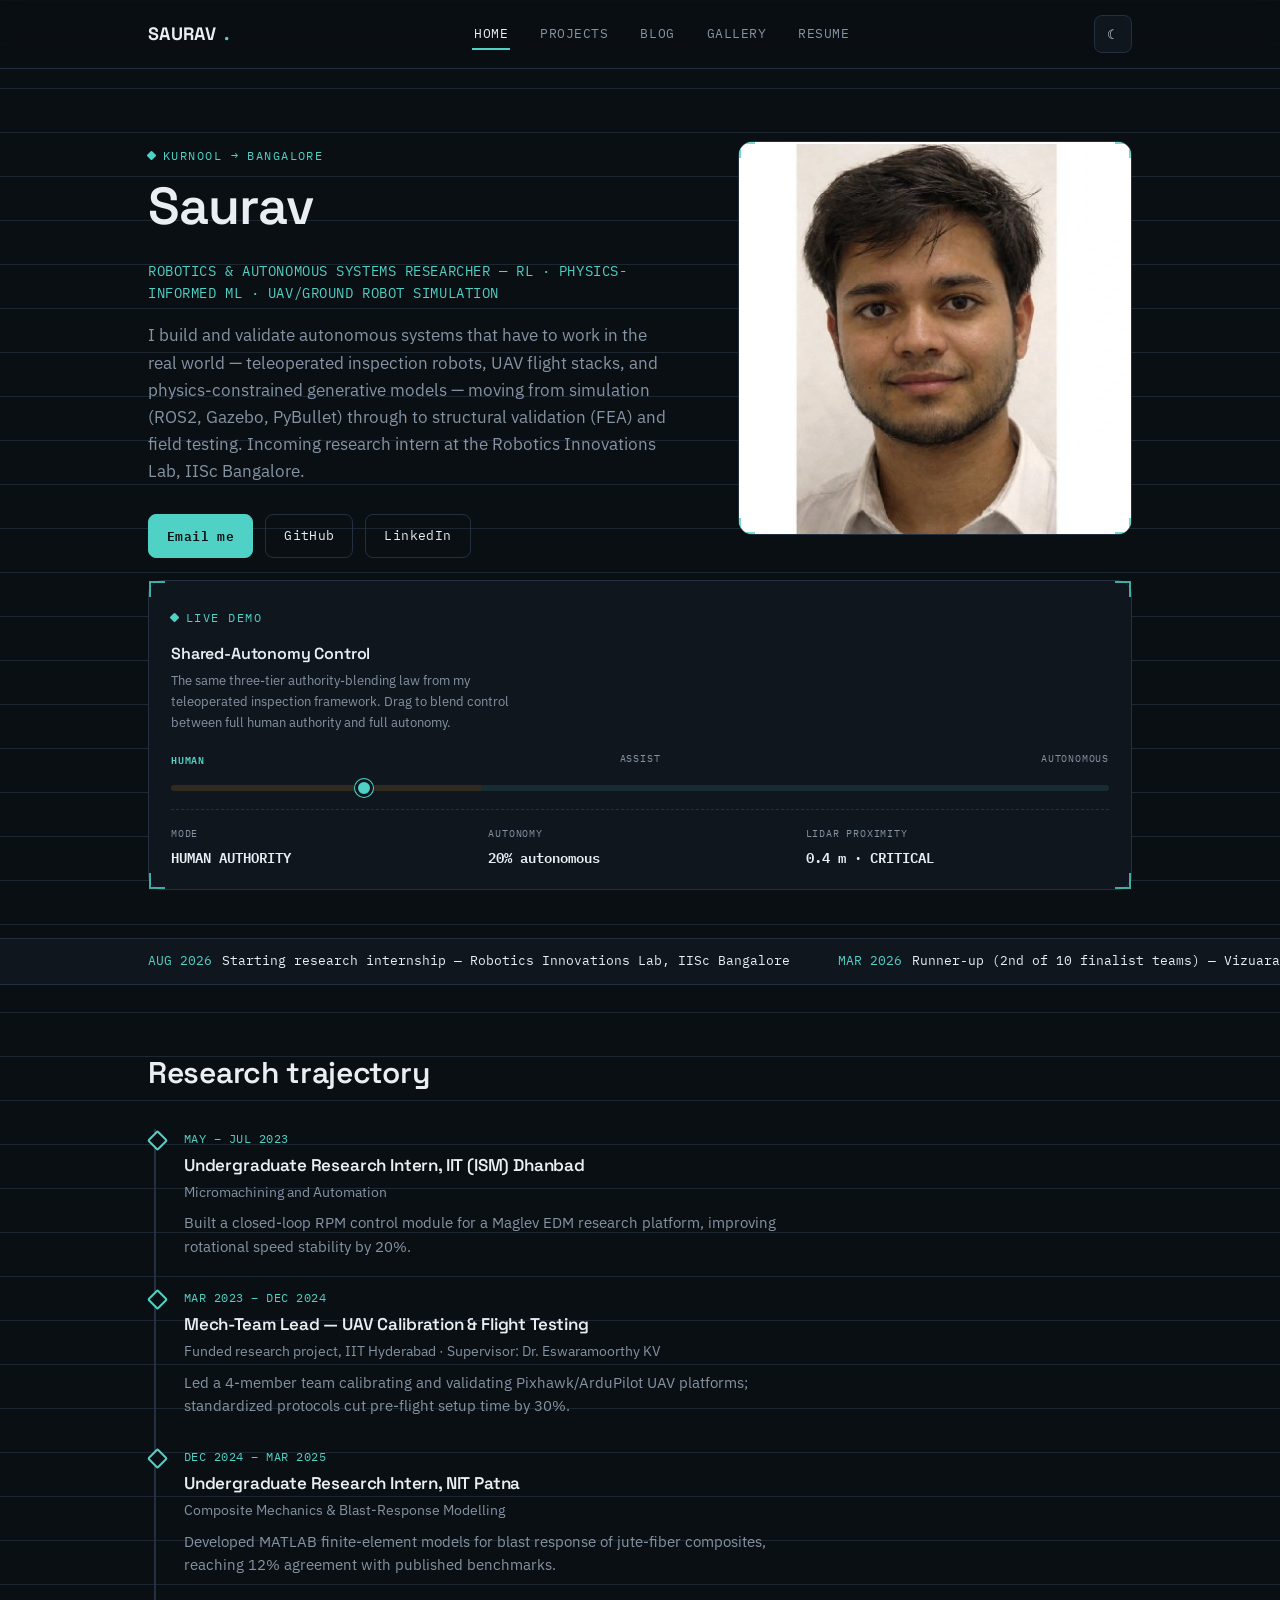
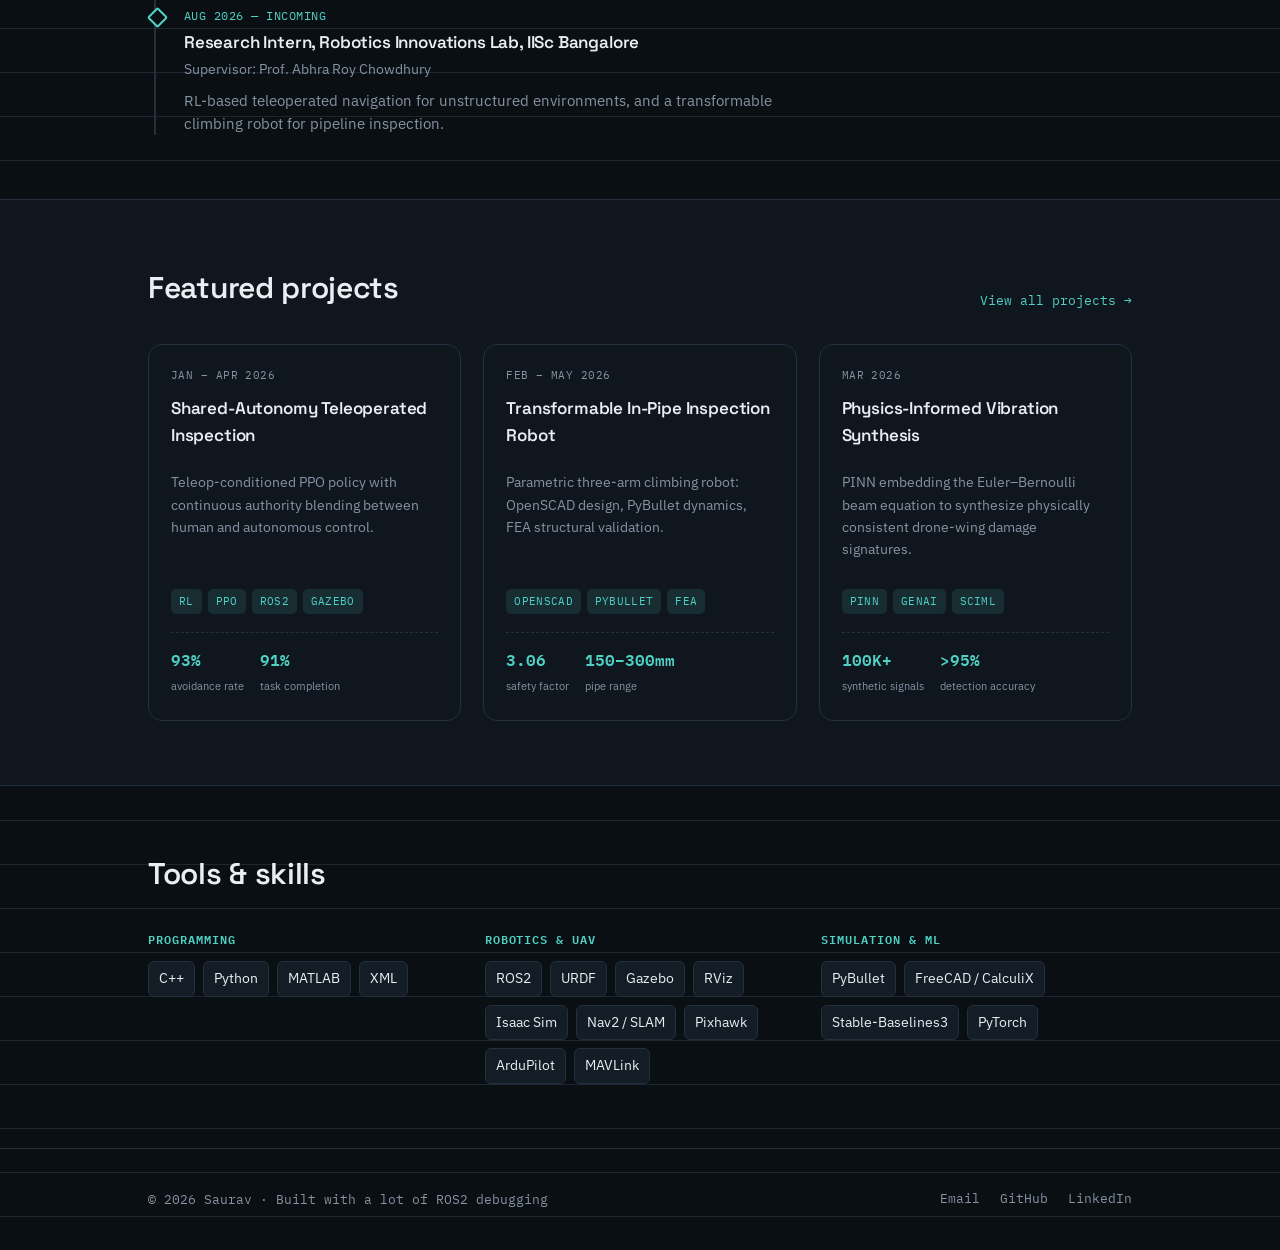
<file: index.html>
<!DOCTYPE html>
<html lang="en" data-theme="dark">
<head>
<meta charset="UTF-8">
<meta name="viewport" content="width=device-width, initial-scale=1.0">
<title>Saurav — Robotics &amp; Autonomous Systems Researcher</title>
<meta name="description" content="Saurav — robotics and autonomous systems researcher working on reinforcement learning, physics-informed ML, and UAV/ground-robot simulation.">
<link rel="stylesheet" href="styles.css">
</head>
<body>

<nav class="site-nav">
  <div class="wrap">
    <a href="index.html" class="brand">SAURAV<span class="dot">.</span></a>
    <ul class="nav-links">
      <li><a href="index.html" aria-current="page">Home</a></li>
      <li><a href="projects.html">Projects</a></li>
      <li><a href="blog.html">Blog</a></li>
      <li><a href="gallery.html">Gallery</a></li>
      <li><a href="SAURAV-RESUME.pdf">Resume</a></li>
    </ul>
    <button id="themeToggle" class="theme-toggle" aria-label="Switch to light theme">☾</button>
  </div>
</nav>

<header class="hero">
  <div class="wrap">
    <div class="hero-grid">
      <div>
        <span class="eyebrow">Kurnool → Bangalore</span>
        <h1>Saurav</h1>
        <p class="role">ROBOTICS &amp; AUTONOMOUS SYSTEMS RESEARCHER — RL · PHYSICS-INFORMED ML · UAV/GROUND ROBOT SIMULATION</p>
        <p class="lede">
          I build and validate autonomous systems that have to work in the real world — teleoperated inspection robots,
          UAV flight stacks, and physics-constrained generative models — moving from simulation (ROS2, Gazebo, PyBullet)
          through to structural validation (FEA) and field testing. Incoming research intern at the Robotics Innovations
          Lab, IISc Bangalore.
        </p>
        <div class="hero-links">
          <a class="btn primary" href="mailto:sauravkeshri2222@gmail.com">Email me</a>
          <a class="btn" href="https://github.com/sauravkeshrii" target="_blank" rel="noopener">GitHub</a>
          <a class="btn" href="https://linkedin.com/in/saurav-keshri-9352691b0" target="_blank" rel="noopener">LinkedIn</a>
        </div>
      </div>
      <div class="avatar-frame bracket">
        <img src="Saurav.jpeg" alt="Portrait of Saurav">
      </div>
    </div>

    <!-- Signature interactive element: mirrors the 3-tier authority-blending law
         from the Shared-Autonomy Framework project -->
    <div class="demo-panel bracket">
      <span class="eyebrow">Live demo</span>
      <h3>Shared-Autonomy Control</h3>
      <p class="demo-sub">
        The same three-tier authority-blending law from my teleoperated inspection framework. Drag to blend control
        between full human authority and full autonomy.
      </p>
      <div class="demo-zones">
        <span id="zoneHuman">Human</span>
        <span id="zoneAssist">Assist</span>
        <span id="zoneAuto">Autonomous</span>
      </div>
      <input type="range" min="0" max="100" value="20" id="authoritySlider" class="slider" aria-label="Authority blend from human to autonomous">
      <div class="demo-readout">
        <div><span class="k">Mode</span><span class="v" id="modeVal">Human Authority</span></div>
        <div><span class="k">Autonomy</span><span class="v" id="autoVal">20% autonomous</span></div>
        <div><span class="k">LiDAR proximity</span><span class="v" id="lidarVal">0.4 m · Critical</span></div>
      </div>
    </div>
  </div>
</header>

<div class="ticker-bar">
  <div class="wrap">
    <div class="ticker-track mono">
      <span><span class="date">AUG 2026</span>Starting research internship — Robotics Innovations Lab, IISc Bangalore</span>
      <span><span class="date">MAR 2026</span>Runner-up (2nd of 10 finalist teams) — Vizuara AI Labs SciML + GenAI Challenge</span>
      <span><span class="date">2026</span>Presented machinability-optimization paper at ICoIED, IIT Roorkee</span>
      <span><span class="date">2026</span>Pull request merged into Dora Middleware core tutorials — 27/27 CI checks</span>
    </div>
  </div>
</div>

<section>
  <div class="wrap">
    <div class="section-head">
      <h2>Research trajectory</h2>
    </div>
    <div class="timeline">
      <div class="timeline-item">
        <span class="when">MAY – JUL 2023</span>
        <h4>Undergraduate Research Intern, IIT (ISM) Dhanbad</h4>
        <span class="who">Micromachining and Automation</span>
        <p>Built a closed-loop RPM control module for a Maglev EDM research platform, improving rotational speed stability by 20%.</p>
      </div>
      <div class="timeline-item">
        <span class="when">MAR 2023 – DEC 2024</span>
        <h4>Mech-Team Lead — UAV Calibration &amp; Flight Testing</h4>
        <span class="who">Funded research project, IIT Hyderabad · Supervisor: Dr. Eswaramoorthy KV</span>
        <p>Led a 4-member team calibrating and validating Pixhawk/ArduPilot UAV platforms; standardized protocols cut pre-flight setup time by 30%.</p>
      </div>
      <div class="timeline-item">
        <span class="when">DEC 2024 – MAR 2025</span>
        <h4>Undergraduate Research Intern, NIT Patna</h4>
        <span class="who">Composite Mechanics &amp; Blast-Response Modelling</span>
        <p>Developed MATLAB finite-element models for blast response of jute-fiber composites, reaching 12% agreement with published benchmarks.</p>
      </div>
      <div class="timeline-item">
        <span class="when">AUG 2026 — INCOMING</span>
        <h4>Research Intern, Robotics Innovations Lab, IISc Bangalore</h4>
        <span class="who">Supervisor: Prof. Abhra Roy Chowdhury</span>
        <p>RL-based teleoperated navigation for unstructured environments, and a transformable climbing robot for pipeline inspection.</p>
      </div>
    </div>
  </div>
</section>

<section class="alt">
  <div class="wrap">
    <div class="section-head">
      <h2>Featured projects</h2>
      <a class="more" href="projects.html">View all projects →</a>
    </div>
    <div class="card-grid">
      <div class="card">
        <span class="when">JAN – APR 2026</span>
        <h3>Shared-Autonomy Teleoperated Inspection</h3>
        <p>Teleop-conditioned PPO policy with continuous authority blending between human and autonomous control.</p>
        <div class="tags"><span class="tag">RL</span><span class="tag">PPO</span><span class="tag">ROS2</span><span class="tag">Gazebo</span></div>
        <div class="metrics">
          <div class="metric"><span class="num">93%</span><span class="label">avoidance rate</span></div>
          <div class="metric"><span class="num">91%</span><span class="label">task completion</span></div>
        </div>
      </div>
      <div class="card">
        <span class="when">FEB – MAY 2026</span>
        <h3>Transformable In-Pipe Inspection Robot</h3>
        <p>Parametric three-arm climbing robot: OpenSCAD design, PyBullet dynamics, FEA structural validation.</p>
        <div class="tags"><span class="tag">OpenSCAD</span><span class="tag">PyBullet</span><span class="tag">FEA</span></div>
        <div class="metrics">
          <div class="metric"><span class="num">3.06</span><span class="label">safety factor</span></div>
          <div class="metric"><span class="num">150–300mm</span><span class="label">pipe range</span></div>
        </div>
      </div>
      <div class="card">
        <span class="when">MAR 2026</span>
        <h3>Physics-Informed Vibration Synthesis</h3>
        <p>PINN embedding the Euler–Bernoulli beam equation to synthesize physically consistent drone-wing damage signatures.</p>
        <div class="tags"><span class="tag">PINN</span><span class="tag">GenAI</span><span class="tag">SciML</span></div>
        <div class="metrics">
          <div class="metric"><span class="num">100K+</span><span class="label">synthetic signals</span></div>
          <div class="metric"><span class="num">&gt;95%</span><span class="label">detection accuracy</span></div>
        </div>
      </div>
    </div>
  </div>
</section>

<section>
  <div class="wrap">
    <div class="section-head"><h2>Tools &amp; skills</h2></div>
    <div class="skills-grid">
      <div class="skill-group">
        <h4>Programming</h4>
        <ul><li>C++</li><li>Python</li><li>MATLAB</li><li>XML</li></ul>
      </div>
      <div class="skill-group">
        <h4>Robotics &amp; UAV</h4>
        <ul><li>ROS2</li><li>URDF</li><li>Gazebo</li><li>RViz</li><li>Isaac Sim</li><li>Nav2 / SLAM</li><li>Pixhawk</li><li>ArduPilot</li><li>MAVLink</li></ul>
      </div>
      <div class="skill-group">
        <h4>Simulation &amp; ML</h4>
        <ul><li>PyBullet</li><li>FreeCAD / CalculiX</li><li>Stable-Baselines3</li><li>PyTorch</li></ul>
      </div>
    </div>
  </div>
</section>

<footer>
  <div class="wrap footer-grid">
    <span class="footer-note mono">© 2026 Saurav · Built with a lot of ROS2 debugging</span>
    <div class="footer-links">
      <a href="mailto:sauravkeshri2222@gmail.com">Email</a>
      <a href="https://github.com/sauravkeshrii" target="_blank" rel="noopener">GitHub</a>
      <a href="https://linkedin.com/in/saurav-keshri-9352691b0" target="_blank" rel="noopener">LinkedIn</a>
    </div>
  </div>
</footer>

<script src="script.js"></script>
</body>
</html>
</file>
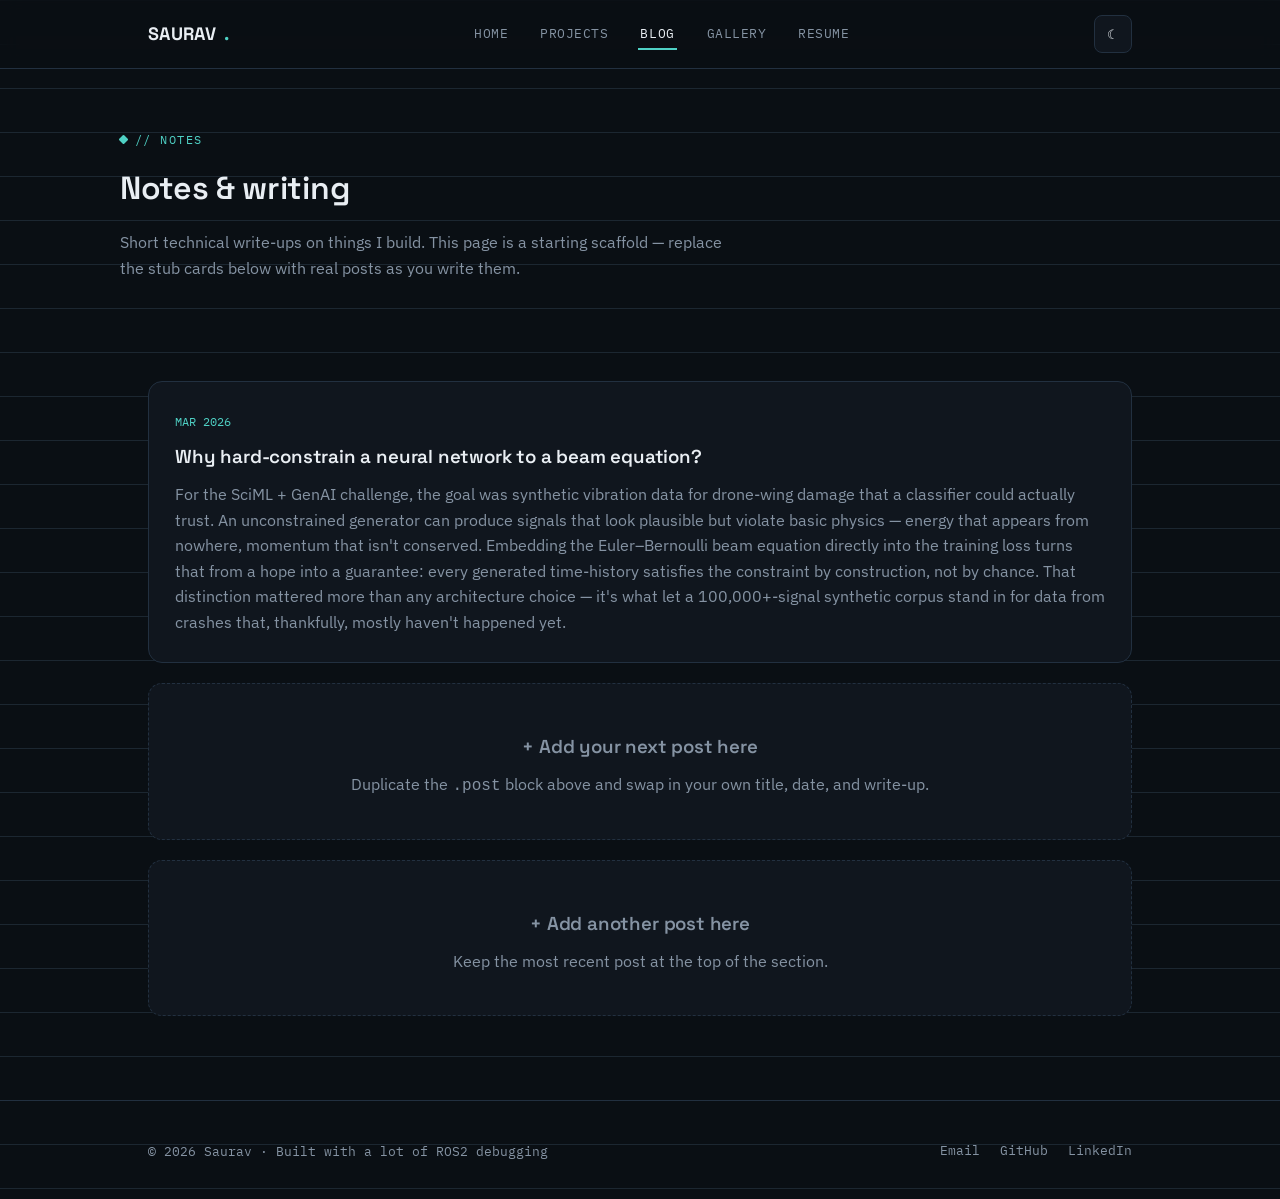
<file: blog.html>
<!DOCTYPE html>
<html lang="en" data-theme="dark">
<head>
<meta charset="UTF-8">
<meta name="viewport" content="width=device-width, initial-scale=1.0">
<title>Blog — Saurav</title>
<link rel="stylesheet" href="styles.css">
</head>
<body>

<nav class="site-nav">
  <div class="wrap">
    <a href="index.html" class="brand">SAURAV<span class="dot">.</span></a>
    <ul class="nav-links">
      <li><a href="index.html">Home</a></li>
      <li><a href="projects.html">Projects</a></li>
      <li><a href="blog.html" aria-current="page">Blog</a></li>
      <li><a href="gallery.html">Gallery</a></li>
      <li><a href="SAURAV-RESUME.pdf">Resume</a></li>
    </ul>
    <button id="themeToggle" class="theme-toggle" aria-label="Switch to light theme">☾</button>
  </div>
</nav>

<div class="page-head wrap">
  <span class="eyebrow">// Notes</span>
  <h1>Notes &amp; writing</h1>
  <p>Short technical write-ups on things I build. This page is a starting scaffold — replace the stub cards below
  with real posts as you write them.</p>
</div>

<section>
  <div class="wrap">

    <!--
      HOW TO ADD A POST:
      Copy one <article class="post"> block, give it a new date/title/body,
      and place it above the stub cards (most recent first).
    -->

    <article class="post">
      <span class="when mono">MAR 2026</span>
      <h3>Why hard-constrain a neural network to a beam equation?</h3>
      <p>
        For the SciML + GenAI challenge, the goal was synthetic vibration data for drone-wing damage that a classifier
        could actually trust. An unconstrained generator can produce signals that look plausible but violate basic
        physics — energy that appears from nowhere, momentum that isn't conserved. Embedding the Euler–Bernoulli beam
        equation directly into the training loss turns that from a hope into a guarantee: every generated
        time-history satisfies the constraint by construction, not by chance. That distinction mattered more than any
        architecture choice — it's what let a 100,000+-signal synthetic corpus stand in for data from crashes that,
        thankfully, mostly haven't happened yet.
      </p>
    </article>

    <article class="post stub">
      <h3>+ Add your next post here</h3>
      <p>Duplicate the <code>.post</code> block above and swap in your own title, date, and write-up.</p>
    </article>

    <article class="post stub">
      <h3>+ Add another post here</h3>
      <p>Keep the most recent post at the top of the section.</p>
    </article>

  </div>
</section>

<footer>
  <div class="wrap footer-grid">
    <span class="footer-note mono">© 2026 Saurav · Built with a lot of ROS2 debugging</span>
    <div class="footer-links">
      <a href="mailto:sauravkeshri2222@gmail.com">Email</a>
      <a href="https://github.com/sauravkeshrii" target="_blank" rel="noopener">GitHub</a>
      <a href="https://linkedin.com/in/saurav-keshri-9352691b0" target="_blank" rel="noopener">LinkedIn</a>
    </div>
  </div>
</footer>

<script src="script.js"></script>
</body>
</html>
</file>
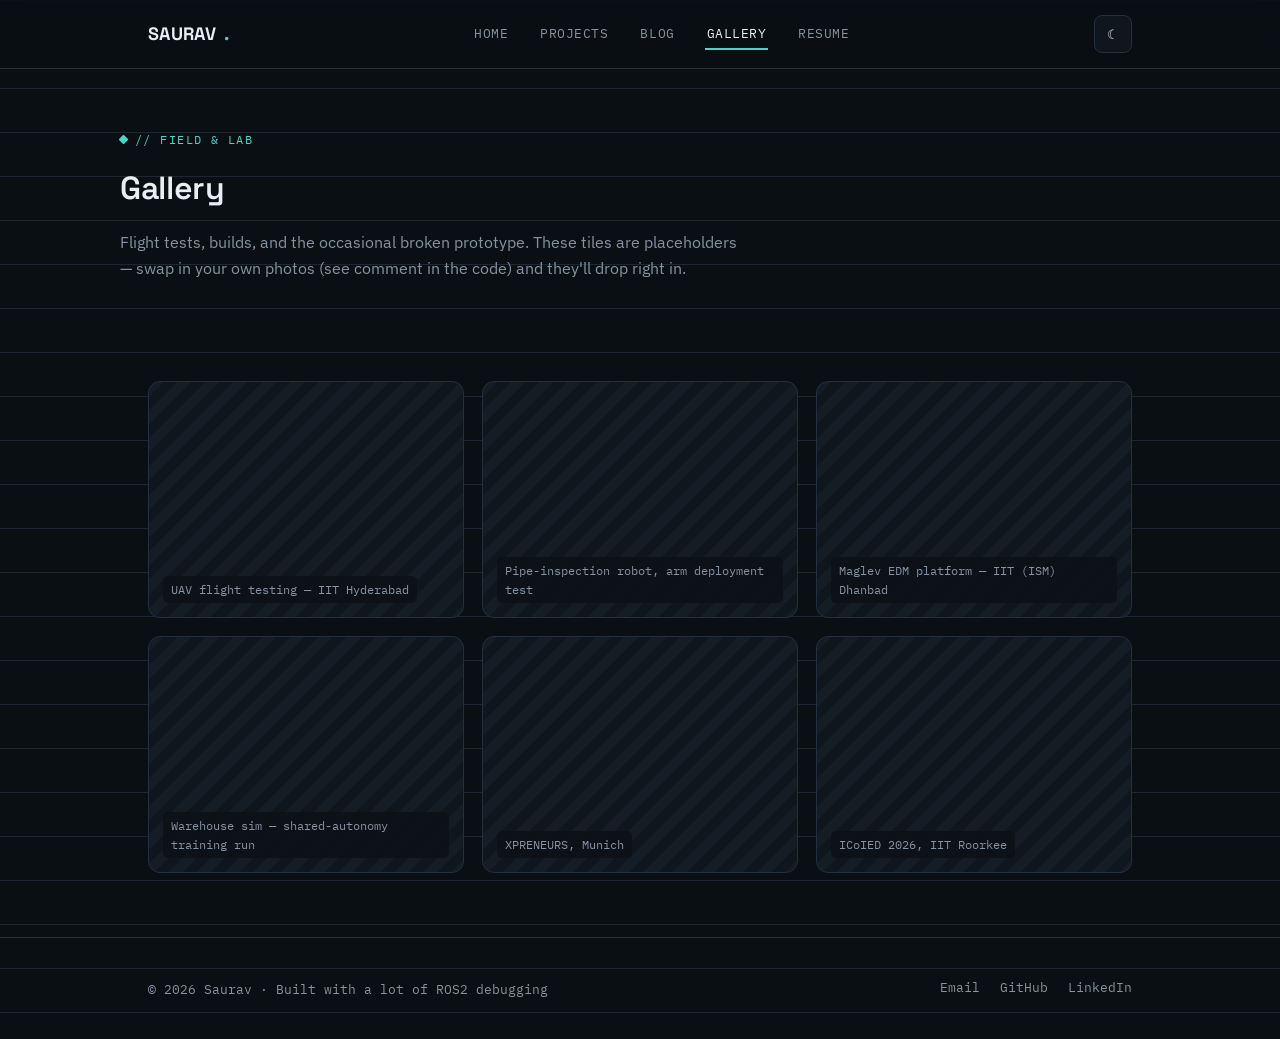
<file: gallery.html>
<!DOCTYPE html>
<html lang="en" data-theme="dark">
<head>
<meta charset="UTF-8">
<meta name="viewport" content="width=device-width, initial-scale=1.0">
<title>Gallery — Saurav</title>
<link rel="stylesheet" href="styles.css">
</head>
<body>

<nav class="site-nav">
  <div class="wrap">
    <a href="index.html" class="brand">SAURAV<span class="dot">.</span></a>
    <ul class="nav-links">
      <li><a href="index.html">Home</a></li>
      <li><a href="projects.html">Projects</a></li>
      <li><a href="blog.html">Blog</a></li>
      <li><a href="gallery.html" aria-current="page">Gallery</a></li>
      <li><a href="SAURAV-RESUME.pdf">Resume</a></li>
    </ul>
    <button id="themeToggle" class="theme-toggle" aria-label="Switch to light theme">☾</button>
  </div>
</nav>

<div class="page-head wrap">
  <span class="eyebrow">// Field &amp; lab</span>
  <h1>Gallery</h1>
  <p>Flight tests, builds, and the occasional broken prototype. These tiles are placeholders — swap in your own
  photos (see comment in the code) and they'll drop right in.</p>
</div>

<section>
  <div class="wrap">
    <!--
      HOW TO ADD A PHOTO:
      Replace a <div class="gallery-tile"> with:
        <div class="gallery-tile" style="background:none;">
          <img src="your-photo.jpg" alt="Description" style="width:100%;height:100%;object-fit:cover;border-radius:12px;">
          <span class="cap">Your caption</span>
        </div>
    -->
    <div class="gallery-grid">
      <div class="gallery-tile"><span class="cap mono">UAV flight testing — IIT Hyderabad</span></div>
      <div class="gallery-tile"><span class="cap mono">Pipe-inspection robot, arm deployment test</span></div>
      <div class="gallery-tile"><span class="cap mono">Maglev EDM platform — IIT (ISM) Dhanbad</span></div>
      <div class="gallery-tile"><span class="cap mono">Warehouse sim — shared-autonomy training run</span></div>
      <div class="gallery-tile"><span class="cap mono">XPRENEURS, Munich</span></div>
      <div class="gallery-tile"><span class="cap mono">ICoIED 2026, IIT Roorkee</span></div>
    </div>
  </div>
</section>

<footer>
  <div class="wrap footer-grid">
    <span class="footer-note mono">© 2026 Saurav · Built with a lot of ROS2 debugging</span>
    <div class="footer-links">
      <a href="mailto:sauravkeshri2222@gmail.com">Email</a>
      <a href="https://github.com/sauravkeshrii" target="_blank" rel="noopener">GitHub</a>
      <a href="https://linkedin.com/in/saurav-keshri-9352691b0" target="_blank" rel="noopener">LinkedIn</a>
    </div>
  </div>
</footer>

<script src="script.js"></script>
</body>
</html>
</file>
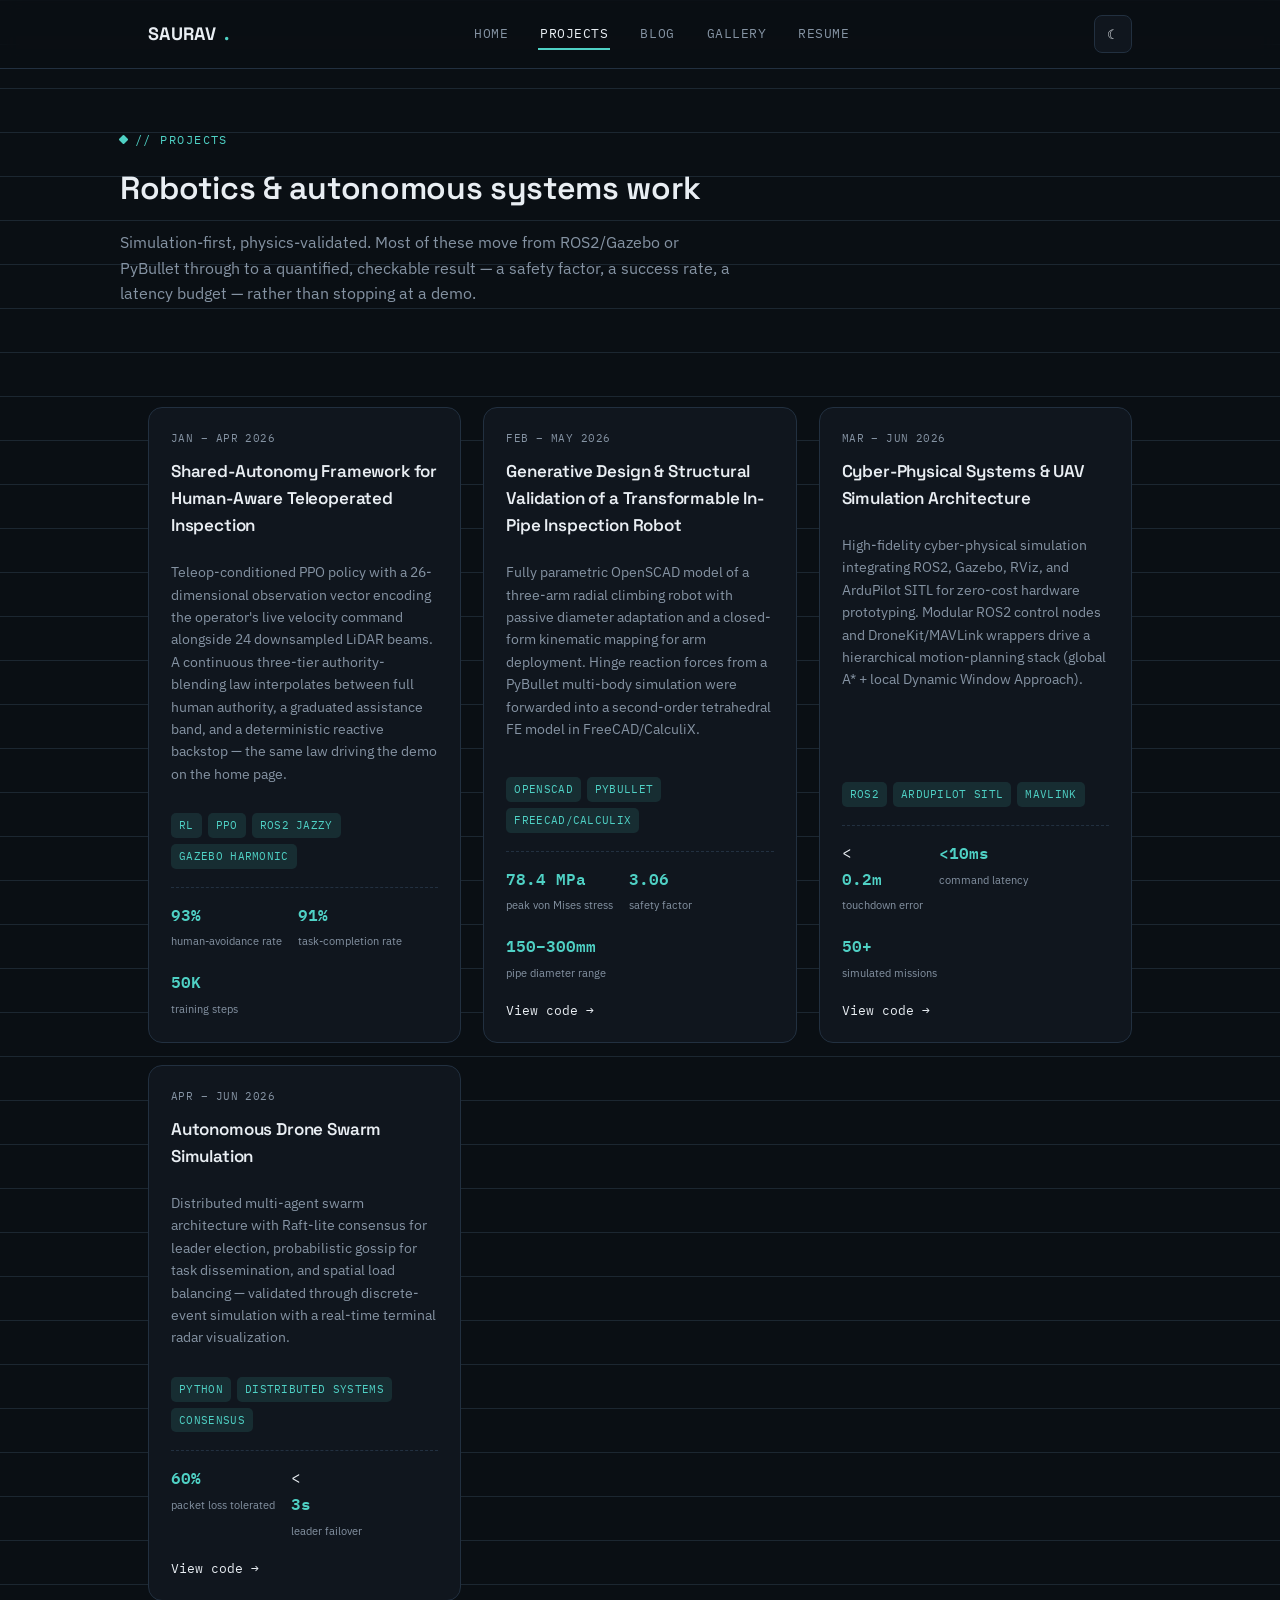
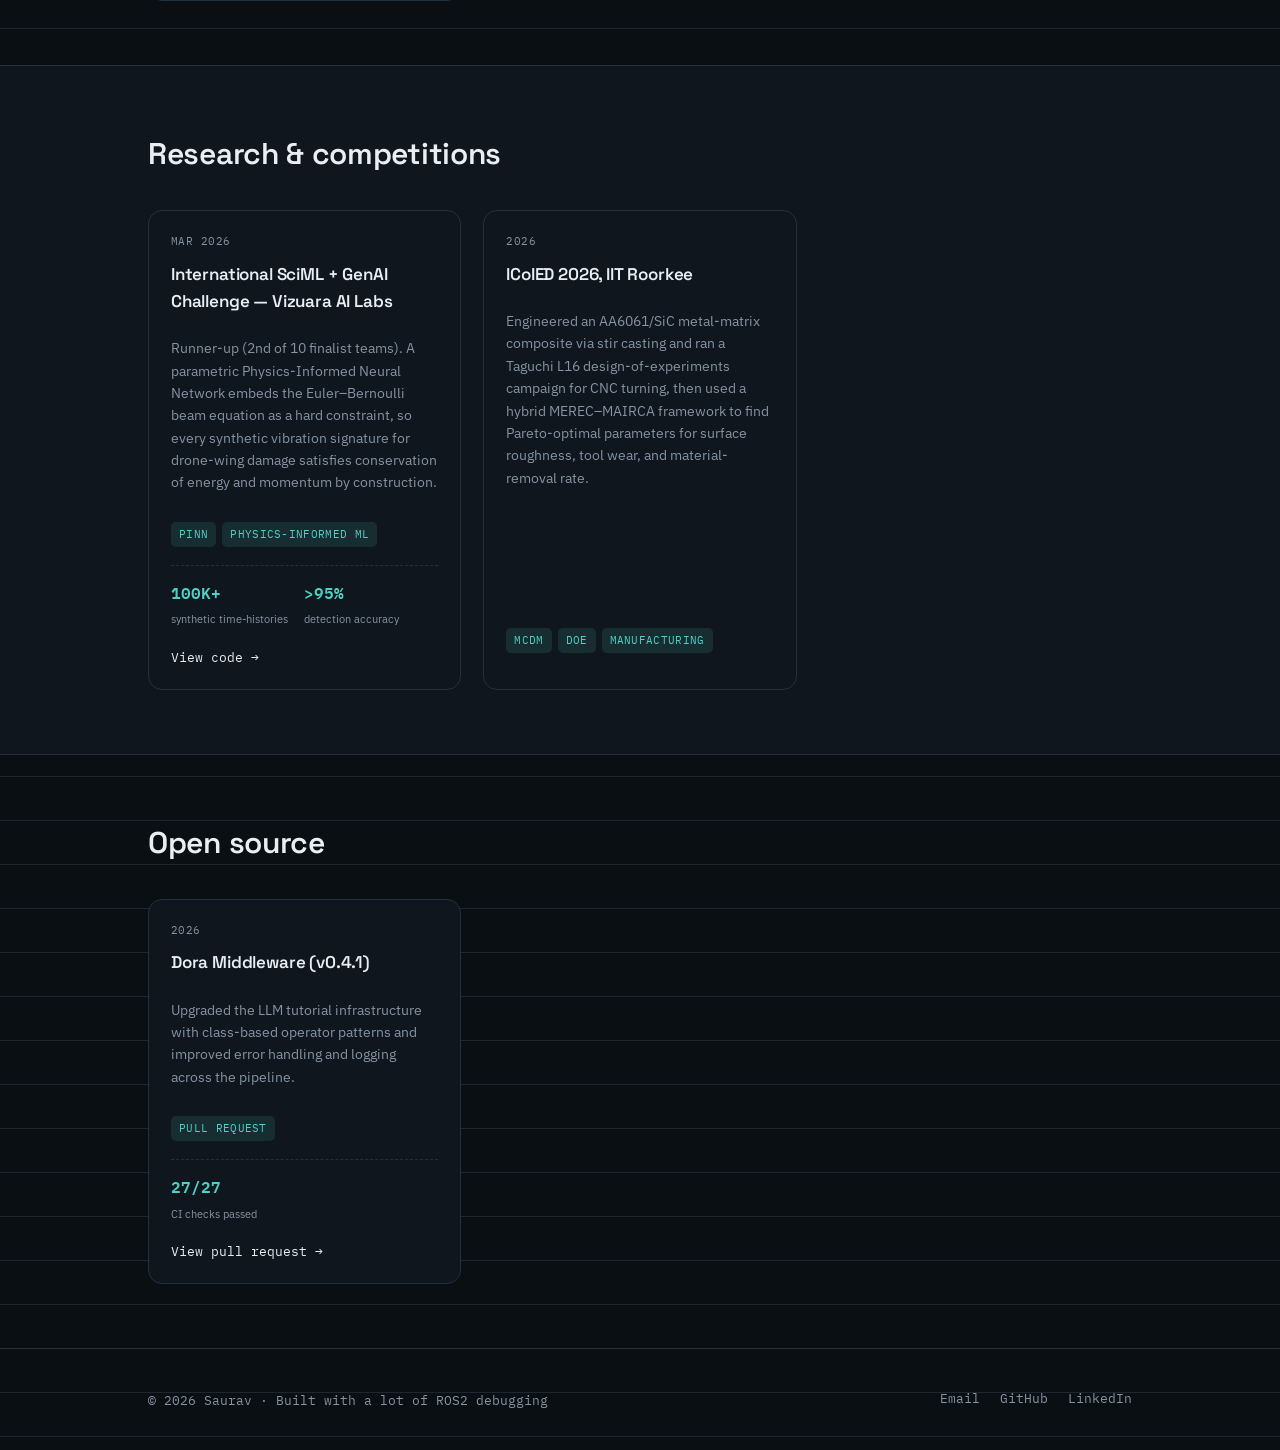
<file: projects.html>
<!DOCTYPE html>
<html lang="en" data-theme="dark">
<head>
<meta charset="UTF-8">
<meta name="viewport" content="width=device-width, initial-scale=1.0">
<title>Projects — Saurav</title>
<link rel="stylesheet" href="styles.css">
</head>
<body>

<nav class="site-nav">
  <div class="wrap">
    <a href="index.html" class="brand">SAURAV<span class="dot">.</span></a>
    <ul class="nav-links">
      <li><a href="index.html">Home</a></li>
      <li><a href="projects.html" aria-current="page">Projects</a></li>
      <li><a href="blog.html">Blog</a></li>
      <li><a href="gallery.html">Gallery</a></li>
      <li><a href="SAURAV-RESUME.pdf">Resume</a></li>
    </ul>
    <button id="themeToggle" class="theme-toggle" aria-label="Switch to light theme">☾</button>
  </div>
</nav>

<div class="page-head wrap">
  <span class="eyebrow">// Projects</span>
  <h1>Robotics &amp; autonomous systems work</h1>
  <p>Simulation-first, physics-validated. Most of these move from ROS2/Gazebo or PyBullet through to a quantified,
  checkable result — a safety factor, a success rate, a latency budget — rather than stopping at a demo.</p>
</div>

<section>
  <div class="wrap">
    <div class="card-grid">

      <div class="card">
        <span class="when">JAN – APR 2026</span>
        <h3>Shared-Autonomy Framework for Human-Aware Teleoperated Inspection</h3>
        <p>Teleop-conditioned PPO policy with a 26-dimensional observation vector encoding the operator's live velocity
        command alongside 24 downsampled LiDAR beams. A continuous three-tier authority-blending law interpolates
        between full human authority, a graduated assistance band, and a deterministic reactive backstop — the same
        law driving the demo on the home page.</p>
        <div class="tags"><span class="tag">RL</span><span class="tag">PPO</span><span class="tag">ROS2 Jazzy</span><span class="tag">Gazebo Harmonic</span></div>
        <div class="metrics">
          <div class="metric"><span class="num">93%</span><span class="label">human-avoidance rate</span></div>
          <div class="metric"><span class="num">91%</span><span class="label">task-completion rate</span></div>
          <div class="metric"><span class="num">50K</span><span class="label">training steps</span></div>
        </div>
      </div>

      <div class="card">
        <span class="when">FEB – MAY 2026</span>
        <h3>Generative Design &amp; Structural Validation of a Transformable In-Pipe Inspection Robot</h3>
        <p>Fully parametric OpenSCAD model of a three-arm radial climbing robot with passive diameter adaptation and a
        closed-form kinematic mapping for arm deployment. Hinge reaction forces from a PyBullet multi-body simulation
        were forwarded into a second-order tetrahedral FE model in FreeCAD/CalculiX.</p>
        <div class="tags"><span class="tag">OpenSCAD</span><span class="tag">PyBullet</span><span class="tag">FreeCAD/CalculiX</span></div>
        <div class="metrics">
          <div class="metric"><span class="num">78.4 MPa</span><span class="label">peak von Mises stress</span></div>
          <div class="metric"><span class="num">3.06</span><span class="label">safety factor</span></div>
          <div class="metric"><span class="num">150–300mm</span><span class="label">pipe diameter range</span></div>
        </div>
        <a class="card-link" href="https://github.com/sauravkeshrii/pipe-inspection-robot" target="_blank" rel="noopener">View code →</a>
      </div>

      <div class="card">
        <span class="when">MAR – JUN 2026</span>
        <h3>Cyber-Physical Systems &amp; UAV Simulation Architecture</h3>
        <p>High-fidelity cyber-physical simulation integrating ROS2, Gazebo, RViz, and ArduPilot SITL for zero-cost
        hardware prototyping. Modular ROS2 control nodes and DroneKit/MAVLink wrappers drive a hierarchical
        motion-planning stack (global A* + local Dynamic Window Approach).</p>
        <div class="tags"><span class="tag">ROS2</span><span class="tag">ArduPilot SITL</span><span class="tag">MAVLink</span></div>
        <div class="metrics">
          <div class="metric">&lt;<span class="num">0.2m</span><span class="label">touchdown error</span></div>
          <div class="metric"><span class="num">&lt;10ms</span><span class="label">command latency</span></div>
          <div class="metric"><span class="num">50+</span><span class="label">simulated missions</span></div>
        </div>
        <a class="card-link" href="https://github.com/sauravkeshrii/uav-simulation-architecture" target="_blank" rel="noopener">View code →</a>
      </div>

      <div class="card">
        <span class="when">APR – JUN 2026</span>
        <h3>Autonomous Drone Swarm Simulation</h3>
        <p>Distributed multi-agent swarm architecture with Raft-lite consensus for leader election, probabilistic
        gossip for task dissemination, and spatial load balancing — validated through discrete-event simulation with
        a real-time terminal radar visualization.</p>
        <div class="tags"><span class="tag">Python</span><span class="tag">Distributed Systems</span><span class="tag">Consensus</span></div>
        <div class="metrics">
          <div class="metric"><span class="num">60%</span><span class="label">packet loss tolerated</span></div>
          <div class="metric">&lt;<span class="num">3s</span><span class="label">leader failover</span></div>
        </div>
        <a class="card-link" href="https://github.com/sauravkeshrii/fault-tolerant-swarm-simulation" target="_blank" rel="noopener">View code →</a>
      </div>

    </div>
  </div>
</section>

<section class="alt">
  <div class="wrap">
    <div class="section-head"><h2>Research &amp; competitions</h2></div>
    <div class="card-grid">
      <div class="card">
        <span class="when">MAR 2026</span>
        <h3>International SciML + GenAI Challenge — Vizuara AI Labs</h3>
        <p>Runner-up (2nd of 10 finalist teams). A parametric Physics-Informed Neural Network embeds the
        Euler–Bernoulli beam equation as a hard constraint, so every synthetic vibration signature for drone-wing
        damage satisfies conservation of energy and momentum by construction.</p>
        <div class="tags"><span class="tag">PINN</span><span class="tag">Physics-Informed ML</span></div>
        <div class="metrics">
          <div class="metric"><span class="num">100K+</span><span class="label">synthetic time-histories</span></div>
          <div class="metric"><span class="num">&gt;95%</span><span class="label">detection accuracy</span></div>
        </div>
        <a class="card-link" href="https://github.com/sauravkeshrii/SciML-challenge" target="_blank" rel="noopener">View code →</a>
      </div>
      <div class="card">
        <span class="when">2026</span>
        <h3>ICoIED 2026, IIT Roorkee</h3>
        <p>Engineered an AA6061/SiC metal-matrix composite via stir casting and ran a Taguchi L16 design-of-experiments
        campaign for CNC turning, then used a hybrid MEREC–MAIRCA framework to find Pareto-optimal parameters for
        surface roughness, tool wear, and material-removal rate.</p>
        <div class="tags"><span class="tag">MCDM</span><span class="tag">DOE</span><span class="tag">Manufacturing</span></div>
      </div>
    </div>
  </div>
</section>

<section>
  <div class="wrap">
    <div class="section-head"><h2>Open source</h2></div>
    <div class="card-grid">
      <div class="card">
        <span class="when">2026</span>
        <h3>Dora Middleware (v0.4.1)</h3>
        <p>Upgraded the LLM tutorial infrastructure with class-based operator patterns and improved error handling
        and logging across the pipeline.</p>
        <div class="tags"><span class="tag">Pull Request</span></div>
        <div class="metrics">
          <div class="metric"><span class="num">27/27</span><span class="label">CI checks passed</span></div>
        </div>
        <a class="card-link" href="https://github.com/dora-rs/dora/pull/XXX" target="_blank" rel="noopener">View pull request →</a>
      </div>
    </div>
  </div>
</section>

<footer>
  <div class="wrap footer-grid">
    <span class="footer-note mono">© 2026 Saurav · Built with a lot of ROS2 debugging</span>
    <div class="footer-links">
      <a href="mailto:sauravkeshri2222@gmail.com">Email</a>
      <a href="https://github.com/sauravkeshrii" target="_blank" rel="noopener">GitHub</a>
      <a href="https://linkedin.com/in/saurav-keshri-9352691b0" target="_blank" rel="noopener">LinkedIn</a>
    </div>
  </div>
</footer>

<script src="script.js"></script>
</body>
</html>
</file>
<file: styles.css>
/* ==========================================================================
   Saurav — personal site
   Design language: technical blueprint / flight-telemetry
   ========================================================================== */

@import url('https://fonts.googleapis.com/css2?family=Space+Grotesk:wght@400;500;600;700&family=IBM+Plex+Sans:wght@400;500;600&family=IBM+Plex+Mono:wght@400;500;600&display=swap');

:root[data-theme="dark"] {
  --bg: #0A0F14;
  --bg-panel: #10161E;
  --bg-panel-2: #141C26;
  --grid-line: #1C2731;
  --text: #E9EEF3;
  --text-muted: #8593A3;
  --accent: #4FD1C5;
  --accent-soft: rgba(79, 209, 197, 0.12);
  --accent-2: #F5A623;
  --accent-2-soft: rgba(245, 166, 35, 0.14);
  --border: #223040;
  --shadow: 0 20px 60px rgba(0,0,0,0.45);
}

:root[data-theme="light"] {
  --bg: #F2F5F7;
  --bg-panel: #FFFFFF;
  --bg-panel-2: #E9EDF1;
  --grid-line: #D6DEE5;
  --text: #10161C;
  --text-muted: #57626D;
  --accent: #0E8E82;
  --accent-soft: rgba(14, 142, 130, 0.10);
  --accent-2: #B4700E;
  --accent-2-soft: rgba(180, 112, 14, 0.12);
  --border: #D2D9E0;
  --shadow: 0 20px 50px rgba(20,30,40,0.08);
}

* { box-sizing: border-box; }
html { scroll-behavior: smooth; }

body {
  margin: 0;
  background:
    linear-gradient(var(--grid-line) 1px, transparent 1px) 0 0 / 100% 44px,
    var(--bg);
  color: var(--text);
  font-family: 'IBM Plex Sans', system-ui, sans-serif;
  font-size: 16px;
  line-height: 1.6;
  -webkit-font-smoothing: antialiased;
  transition: background-color .25s ease, color .25s ease;
}

::selection { background: var(--accent); color: var(--bg); }

a { color: inherit; }

.wrap {
  max-width: 1040px;
  margin: 0 auto;
  padding: 0 28px;
}

h1, h2, h3, h4 {
  font-family: 'Space Grotesk', sans-serif;
  font-weight: 600;
  margin: 0 0 .5em;
  letter-spacing: -0.01em;
}

.mono {
  font-family: 'IBM Plex Mono', monospace;
}

.eyebrow {
  font-family: 'IBM Plex Mono', monospace;
  font-size: 12px;
  letter-spacing: .12em;
  text-transform: uppercase;
  color: var(--accent);
  display: inline-flex;
  align-items: center;
  gap: 8px;
  margin-bottom: 14px;
}
.eyebrow::before {
  content: "";
  width: 7px;
  height: 7px;
  background: var(--accent);
  border-radius: 1px;
  transform: rotate(45deg);
  display: inline-block;
}

/* ---------- Corner bracket motif (blueprint viewfinder) ---------- */
.bracket { position: relative; }
.bracket::before {
  content: "";
  position: absolute;
  inset: 0;
  pointer-events: none;
  background:
    linear-gradient(var(--accent), var(--accent)) top left / 16px 2px no-repeat,
    linear-gradient(var(--accent), var(--accent)) top left / 2px 16px no-repeat,
    linear-gradient(var(--accent), var(--accent)) top right / 16px 2px no-repeat,
    linear-gradient(var(--accent), var(--accent)) top right / 2px 16px no-repeat,
    linear-gradient(var(--accent), var(--accent)) bottom left / 16px 2px no-repeat,
    linear-gradient(var(--accent), var(--accent)) bottom left / 2px 16px no-repeat,
    linear-gradient(var(--accent), var(--accent)) bottom right / 16px 2px no-repeat,
    linear-gradient(var(--accent), var(--accent)) bottom right / 2px 16px no-repeat;
  opacity: .8;
}

/* ---------- Nav ---------- */
.site-nav {
  position: sticky;
  top: 0;
  z-index: 50;
  backdrop-filter: blur(10px);
  background: color-mix(in srgb, var(--bg) 82%, transparent);
  border-bottom: 1px solid var(--border);
}
.site-nav .wrap {
  display: flex;
  align-items: center;
  justify-content: space-between;
  height: 68px;
}
.brand {
  font-family: 'Space Grotesk', sans-serif;
  font-weight: 700;
  font-size: 18px;
  text-decoration: none;
  letter-spacing: .02em;
  display: flex;
  align-items: center;
  gap: 8px;
}
.brand .dot { color: var(--accent); }
.nav-links {
  display: flex;
  align-items: center;
  gap: 28px;
  list-style: none;
  margin: 0;
  padding: 0;
  font-family: 'IBM Plex Mono', monospace;
  font-size: 13px;
  letter-spacing: .04em;
  text-transform: uppercase;
}
.nav-links a {
  text-decoration: none;
  color: var(--text-muted);
  padding: 6px 2px;
  border-bottom: 2px solid transparent;
  transition: color .15s ease, border-color .15s ease;
}
.nav-links a:hover,
.nav-links a[aria-current="page"] {
  color: var(--text);
  border-color: var(--accent);
}
.theme-toggle {
  width: 38px;
  height: 38px;
  border-radius: 8px;
  border: 1px solid var(--border);
  background: var(--bg-panel);
  color: var(--text);
  cursor: pointer;
  display: grid;
  place-items: center;
  transition: border-color .15s ease;
}
.theme-toggle:hover { border-color: var(--accent); }
.theme-toggle:focus-visible,
a:focus-visible,
button:focus-visible,
input:focus-visible {
  outline: 2px solid var(--accent);
  outline-offset: 2px;
}

/* ---------- Hero ---------- */
.hero {
  padding: 72px 0 48px;
}
.hero-grid {
  display: grid;
  grid-template-columns: 1.15fr 0.85fr;
  gap: 56px;
  align-items: start;
}
.hero h1 {
  font-size: clamp(34px, 5vw, 52px);
  line-height: 1.05;
}
.hero .role {
  font-family: 'IBM Plex Mono', monospace;
  color: var(--accent);
  font-size: 14px;
  letter-spacing: .04em;
  margin-bottom: 18px;
}
.hero p.lede {
  color: var(--text-muted);
  font-size: 17px;
  max-width: 52ch;
}
.hero-links {
  display: flex;
  flex-wrap: wrap;
  gap: 12px;
  margin-top: 28px;
}
.btn {
  font-family: 'IBM Plex Mono', monospace;
  font-size: 13px;
  letter-spacing: .03em;
  text-decoration: none;
  padding: 11px 18px;
  border-radius: 8px;
  border: 1px solid var(--border);
  color: var(--text);
  transition: border-color .15s ease, background .15s ease, transform .1s ease;
  display: inline-flex;
  align-items: center;
  gap: 8px;
}
.btn:hover { border-color: var(--accent); transform: translateY(-1px); }
.btn.primary {
  background: var(--accent);
  color: var(--bg);
  border-color: var(--accent);
  font-weight: 600;
}
.btn.primary:hover { background: var(--accent); opacity: .9; }

.avatar-frame {
  aspect-ratio: 1;
  border-radius: 14px;
  overflow: hidden;
  background: var(--bg-panel-2);
  border: 1px solid var(--border);
}
.avatar-frame img { width: 100%; height: 100%; object-fit: cover; display: block; }

/* ---------- Demo / signature panel ---------- */
.demo-panel {
  margin-top: 22px;
  background: var(--bg-panel);
  border: 1px solid var(--border);
  border-radius: 14px;
  padding: 22px 22px 20px;
}
.demo-panel h3 { font-size: 16px; margin-bottom: 4px; }
.demo-sub {
  color: var(--text-muted);
  font-size: 13px;
  margin: 0 0 18px;
  max-width: 46ch;
}
.demo-zones {
  display: grid;
  grid-template-columns: 1fr 1fr 1fr;
  font-family: 'IBM Plex Mono', monospace;
  font-size: 10px;
  letter-spacing: .08em;
  text-transform: uppercase;
  color: var(--text-muted);
  margin-bottom: 6px;
}
.demo-zones span:nth-child(2) { text-align: center; }
.demo-zones span:nth-child(3) { text-align: right; }
.zone-active { color: var(--accent); font-weight: 600; }

.slider {
  -webkit-appearance: none;
  appearance: none;
  width: 100%;
  height: 6px;
  border-radius: 4px;
  background: linear-gradient(90deg,
    var(--accent-2-soft) 0%, var(--accent-2-soft) 33%,
    var(--accent-soft) 33%, var(--accent-soft) 66%,
    var(--accent-soft) 66%, var(--accent-soft) 100%);
  outline: none;
  margin: 4px 0 18px;
}
.slider::-webkit-slider-thumb {
  -webkit-appearance: none;
  width: 18px;
  height: 18px;
  border-radius: 50%;
  background: var(--accent);
  border: 3px solid var(--bg-panel);
  box-shadow: 0 0 0 1px var(--accent);
  cursor: pointer;
}
.slider::-moz-range-thumb {
  width: 18px;
  height: 18px;
  border-radius: 50%;
  background: var(--accent);
  border: 3px solid var(--bg-panel);
  box-shadow: 0 0 0 1px var(--accent);
  cursor: pointer;
}

.demo-readout {
  display: grid;
  grid-template-columns: repeat(3, 1fr);
  gap: 14px;
  border-top: 1px dashed var(--border);
  padding-top: 16px;
}
.demo-readout .k {
  display: block;
  font-family: 'IBM Plex Mono', monospace;
  font-size: 10px;
  letter-spacing: .08em;
  color: var(--text-muted);
  text-transform: uppercase;
  margin-bottom: 4px;
}
.demo-readout .v {
  display: block;
  font-family: 'IBM Plex Mono', monospace;
  font-size: 14px;
  font-weight: 600;
}

/* ---------- News ticker ---------- */
.ticker-bar {
  border-top: 1px solid var(--border);
  border-bottom: 1px solid var(--border);
  background: var(--bg-panel);
  overflow: hidden;
  padding: 12px 0;
}
.ticker-track {
  display: flex;
  gap: 48px;
  white-space: nowrap;
  width: max-content;
  animation: ticker 32s linear infinite;
  font-family: 'IBM Plex Mono', monospace;
  font-size: 13px;
}
.ticker-track span.date { color: var(--accent); margin-right: 10px; }
.ticker-bar:hover .ticker-track { animation-play-state: paused; }
@keyframes ticker {
  from { transform: translateX(0); }
  to { transform: translateX(-50%); }
}
@media (prefers-reduced-motion: reduce) {
  .ticker-track { animation: none; flex-wrap: wrap; white-space: normal; }
}

/* ---------- Sections ---------- */
section { padding: 64px 0; }
section.alt { background: var(--bg-panel); border-top: 1px solid var(--border); border-bottom: 1px solid var(--border); }
.section-head {
  display: flex;
  align-items: flex-end;
  justify-content: space-between;
  gap: 20px;
  margin-bottom: 32px;
  flex-wrap: wrap;
}
.section-head h2 { font-size: clamp(24px, 3vw, 30px); margin: 0; }
.section-head .more {
  font-family: 'IBM Plex Mono', monospace;
  font-size: 13px;
  text-decoration: none;
  color: var(--accent);
  white-space: nowrap;
}

/* ---------- Timeline ---------- */
.timeline { border-left: 2px solid var(--border); margin-left: 6px; padding-left: 28px; display: flex; flex-direction: column; gap: 30px; }
.timeline-item { position: relative; }
.timeline-item::before {
  content: "";
  position: absolute;
  left: -34px;
  top: 4px;
  width: 11px;
  height: 11px;
  background: var(--bg);
  border: 2px solid var(--accent);
  border-radius: 2px;
  transform: rotate(45deg);
}
.timeline-item .when {
  font-family: 'IBM Plex Mono', monospace;
  font-size: 12px;
  color: var(--accent);
  letter-spacing: .04em;
  margin-bottom: 4px;
  display: block;
}
.timeline-item h4 { margin-bottom: 2px; font-size: 17px; }
.timeline-item .who { color: var(--text-muted); font-size: 14px; margin-bottom: 8px; display: block; }
.timeline-item p { margin: 0; color: var(--text-muted); font-size: 14.5px; max-width: 68ch; }

/* ---------- Cards (projects) ---------- */
.card-grid {
  display: grid;
  grid-template-columns: repeat(auto-fill, minmax(280px, 1fr));
  gap: 22px;
}
.card {
  background: var(--bg-panel);
  border: 1px solid var(--border);
  border-radius: 14px;
  padding: 22px;
  display: flex;
  flex-direction: column;
  transition: border-color .15s ease, transform .15s ease;
  position: relative;
}
.card:hover { border-color: var(--accent); transform: translateY(-2px); }
.card .when { font-family: 'IBM Plex Mono', monospace; font-size: 11px; color: var(--text-muted); letter-spacing: .04em; margin-bottom: 10px; }
.card h3 { font-size: 17px; margin-bottom: 8px; }
.card p { color: var(--text-muted); font-size: 14px; flex-grow: 1; }
.tags { display: flex; flex-wrap: wrap; gap: 6px; margin: 14px 0; }
.tag {
  font-family: 'IBM Plex Mono', monospace;
  font-size: 10.5px;
  letter-spacing: .03em;
  text-transform: uppercase;
  background: var(--accent-soft);
  color: var(--accent);
  padding: 4px 8px;
  border-radius: 5px;
}
.metrics { display: flex; flex-wrap: wrap; gap: 16px; margin-top: 4px; padding-top: 14px; border-top: 1px dashed var(--border); }
.metric .num { font-family: 'IBM Plex Mono', monospace; font-weight: 600; font-size: 16px; color: var(--accent); display: block; }
.metric .label { font-size: 11px; color: var(--text-muted); }
.card-link {
  margin-top: 16px;
  font-family: 'IBM Plex Mono', monospace;
  font-size: 12.5px;
  text-decoration: none;
  color: var(--text);
  display: inline-flex;
  align-items: center;
  gap: 6px;
}
.card-link:hover { color: var(--accent); }

/* ---------- Skills ---------- */
.skills-grid { display: grid; grid-template-columns: repeat(auto-fit, minmax(220px,1fr)); gap: 26px; }
.skill-group h4 {
  font-family: 'IBM Plex Mono', monospace;
  font-size: 12px;
  letter-spacing: .08em;
  text-transform: uppercase;
  color: var(--accent);
  margin-bottom: 12px;
}
.skill-group ul { list-style: none; margin: 0; padding: 0; display: flex; flex-wrap: wrap; gap: 8px; }
.skill-group li {
  font-size: 13.5px;
  background: var(--bg-panel-2);
  border: 1px solid var(--border);
  padding: 6px 10px;
  border-radius: 6px;
}

/* ---------- Footer ---------- */
footer {
  border-top: 1px solid var(--border);
  padding: 40px 0;
}
.footer-grid {
  display: flex;
  justify-content: space-between;
  align-items: center;
  flex-wrap: wrap;
  gap: 16px;
}
.footer-links { display: flex; gap: 20px; font-family: 'IBM Plex Mono', monospace; font-size: 13px; }
.footer-links a { text-decoration: none; color: var(--text-muted); }
.footer-links a:hover { color: var(--accent); }
.footer-note { color: var(--text-muted); font-size: 12.5px; }

/* ---------- Blog ---------- */
.post {
  background: var(--bg-panel);
  border: 1px solid var(--border);
  border-radius: 14px;
  padding: 26px;
  margin-bottom: 20px;
}
.post .when { font-family: 'IBM Plex Mono', monospace; font-size: 12px; color: var(--accent); }
.post h3 { margin: 8px 0 10px; }
.post p { color: var(--text-muted); margin: 0; }
.post.stub { border-style: dashed; color: var(--text-muted); text-align: center; padding: 40px 20px; }
.post.stub h3 { color: var(--text-muted); }

/* ---------- Gallery ---------- */
.gallery-grid {
  display: grid;
  grid-template-columns: repeat(auto-fill, minmax(240px, 1fr));
  gap: 18px;
}
.gallery-tile {
  aspect-ratio: 4/3;
  border-radius: 12px;
  background:
    repeating-linear-gradient(135deg, var(--bg-panel-2), var(--bg-panel-2) 10px, var(--bg-panel) 10px, var(--bg-panel) 20px);
  border: 1px solid var(--border);
  display: flex;
  align-items: flex-end;
  padding: 14px;
  position: relative;
}
.gallery-tile .cap {
  font-family: 'IBM Plex Mono', monospace;
  font-size: 12px;
  color: var(--text-muted);
  background: color-mix(in srgb, var(--bg) 70%, transparent);
  padding: 4px 8px;
  border-radius: 5px;
}

/* ---------- Page header (non-home pages) ---------- */
.page-head { padding: 56px 0 20px; }
.page-head p { color: var(--text-muted); max-width: 62ch; }

/* ---------- Responsive ---------- */
@media (max-width: 860px) {
  .hero-grid { grid-template-columns: 1fr; }
  .avatar-frame { max-width: 220px; }
  .nav-links { display: none; }
}
</file>
